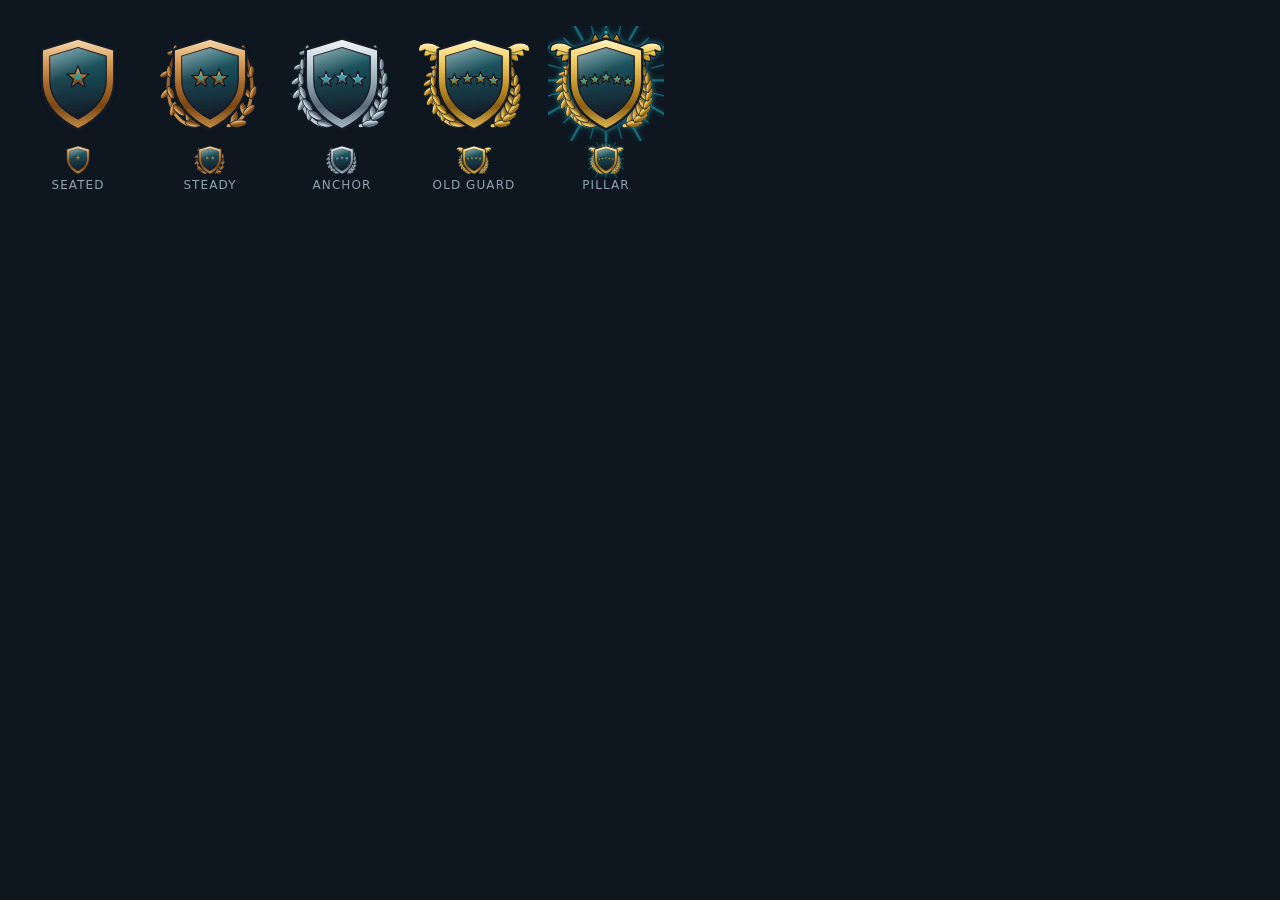
<file: .claude/skills/circle-images/assets/ladder-contact-sheet.html>
<body style="margin:0;background:#0E1620"><div style="display:flex;gap:16px;align-items:end;padding:26px 20px"><div style="text-align:center"><img src="../../../../circle/assets/ranks/seated.svg" width="116"><br><img src="../../../../circle/assets/ranks/seated.svg" width="36"><br><span style="font:12px system-ui;color:#8FA3B0;letter-spacing:.09em">SEATED</span></div><div style="text-align:center"><img src="../../../../circle/assets/ranks/steady.svg" width="116"><br><img src="../../../../circle/assets/ranks/steady.svg" width="36"><br><span style="font:12px system-ui;color:#8FA3B0;letter-spacing:.09em">STEADY</span></div><div style="text-align:center"><img src="../../../../circle/assets/ranks/anchor.svg" width="116"><br><img src="../../../../circle/assets/ranks/anchor.svg" width="36"><br><span style="font:12px system-ui;color:#8FA3B0;letter-spacing:.09em">ANCHOR</span></div><div style="text-align:center"><img src="../../../../circle/assets/ranks/oldguard.svg" width="116"><br><img src="../../../../circle/assets/ranks/oldguard.svg" width="36"><br><span style="font:12px system-ui;color:#8FA3B0;letter-spacing:.09em">OLD GUARD</span></div><div style="text-align:center"><img src="../../../../circle/assets/ranks/pillar.svg" width="116"><br><img src="../../../../circle/assets/ranks/pillar.svg" width="36"><br><span style="font:12px system-ui;color:#8FA3B0;letter-spacing:.09em">PILLAR</span></div></div>
</file>
